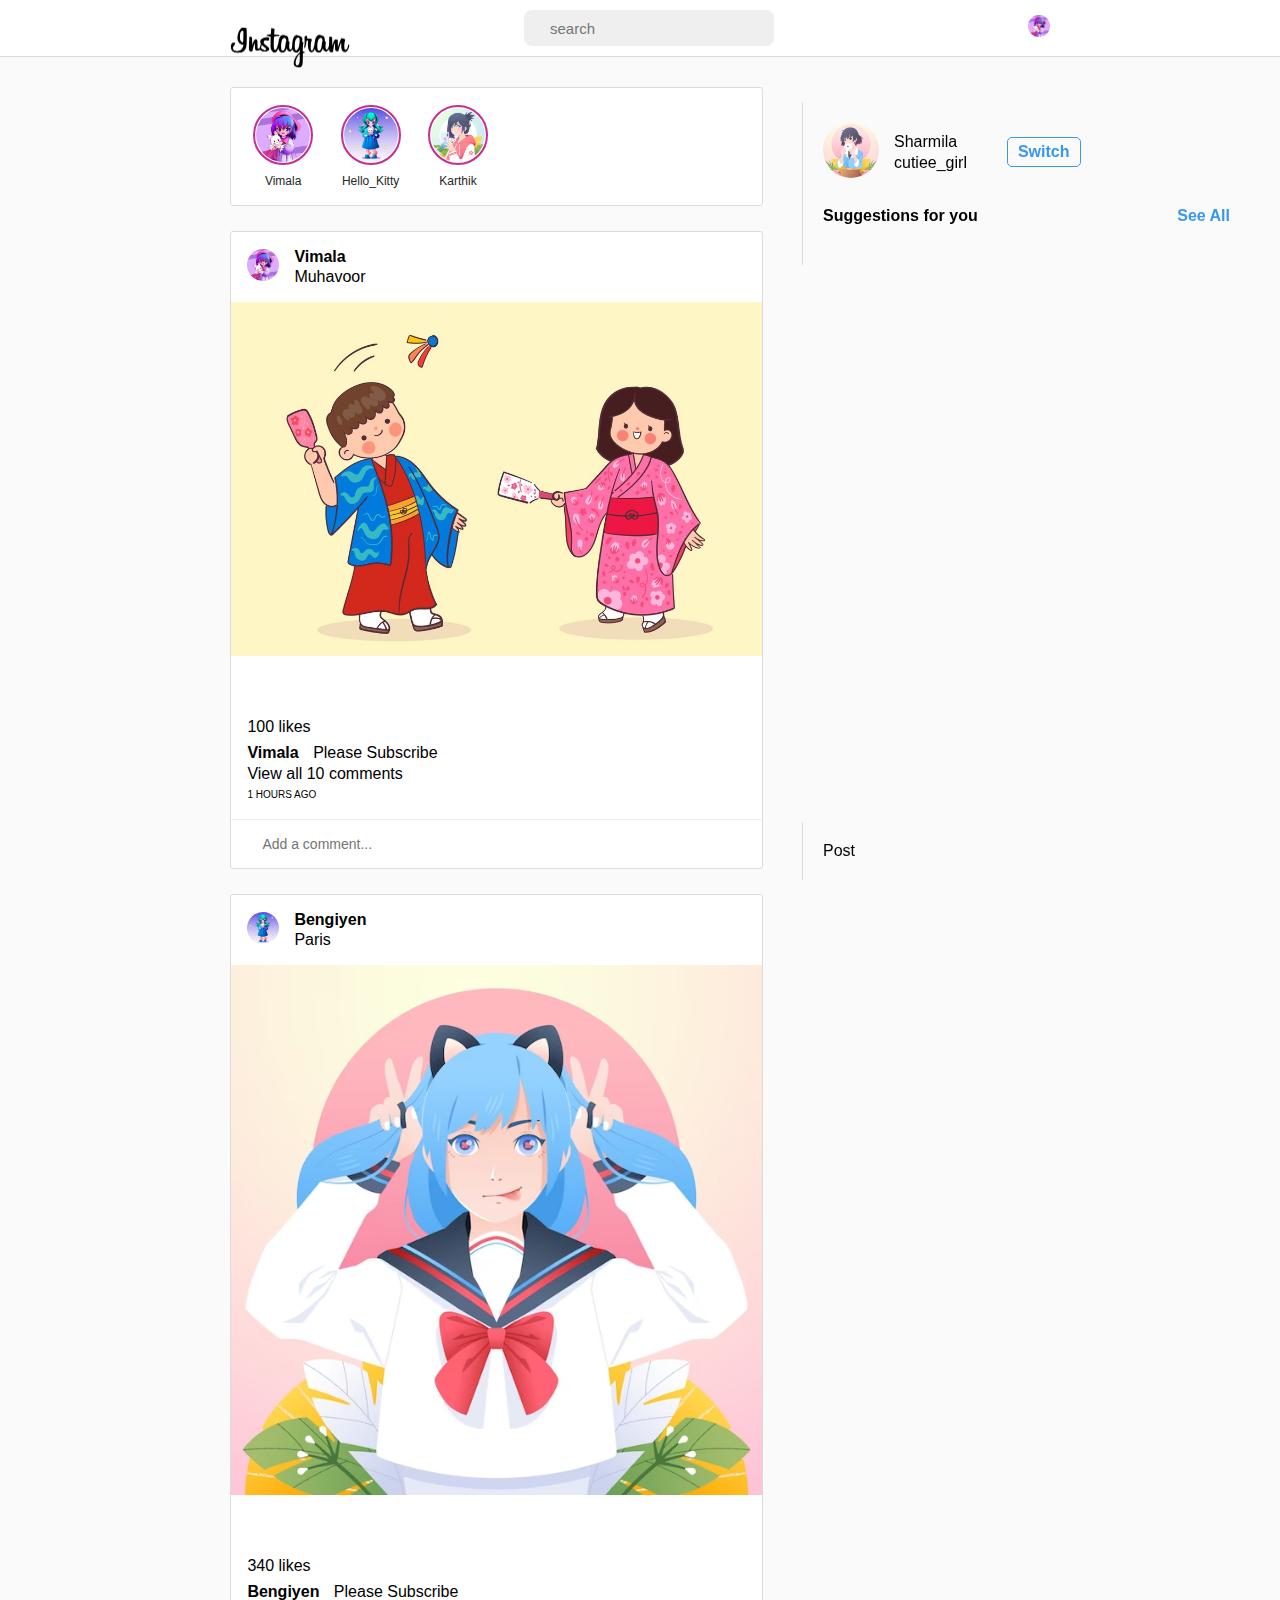
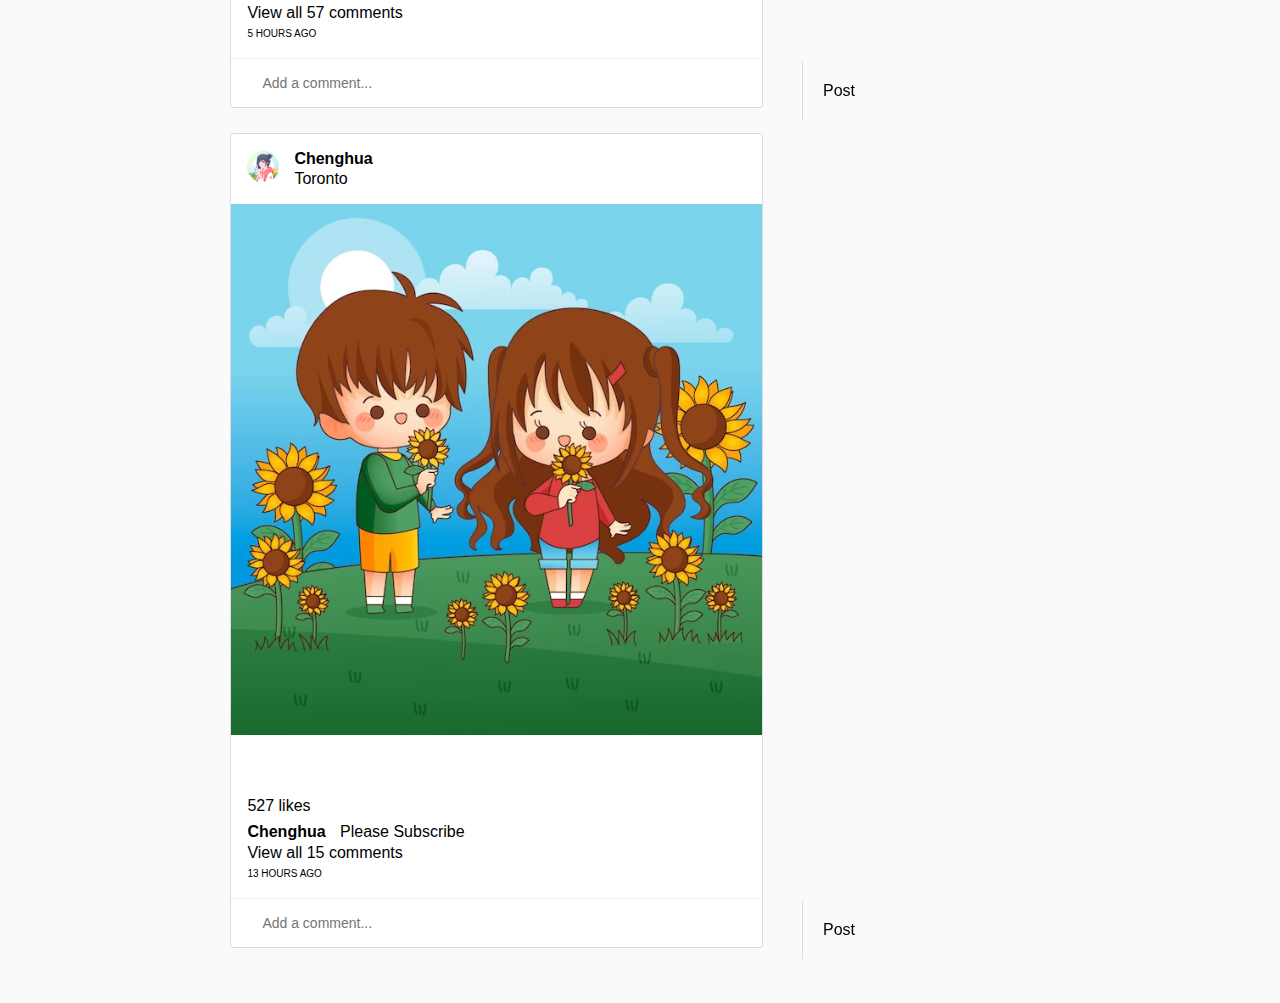
<file: bob/homepage.html>
<!DOCTYPE html>
<html lang="en">
<head>
    <meta charset="UTF-8">
    <meta name="viewport" content="width=device-width, initial-scale=1.0">
    <title>Instagram</title>
    <link href="https://cdn.jsdelivr.net/npm/bootstrap@5.3.0-alpha1/dist/css/bootstrap.min.css" rel="stylesheet" integrity="sha384-wLktLuLeXn6W6hsn8/E3pcSiUp7Y+YwbFyUJmwYa7aL+qB8lYilINz7bKhF/QkF7" crossorigin="anonymous"> 
    <link rel="stylesheet" href="style.css">
    <link rel="stylesheet" href="https://cdnjs.cloudflare.com/ajax/libs/font-awesome/6.5.1/css/all.min.css" integrity="sha512-DTOQO9RWCH3ppGqcWaEA1BIZOC6xxalwEsw9c2QQeAIftl+Vegovlnee1c9QX4TctnWMn13TZye+giMm8e2LwA==" crossorigin="anonymous" referrerpolicy="no-referrer" />
</head>
<body>
    <div class="insta">
        <header>
            <div class="logo">
                <img src="insta.png" alt="**" style="width: 120px; height: auto;">
            </div>
            <div class="search-box">
                <i class="fa-solid fa-magnifying-glass"></i>
                <input type="search" placeholder="search">
            </div>
            <nav>
                <ul>
                    <li><a href="#"><i class="fa-solid fa-house"></i></a></li>
                <li><a href="#"><i class="fa-brands fa-facebook-messenger"></i></a></li>
                <li><a href="#"><i class="fa-regular fa-compass"></i></a></li>
                <li><a href="#"><i class="fa-regular fa-heart"></i></a></li>
                <li><a href="#"><img src="ff.jpg" alt="ff"></a></li>
                </ul>

            </nav>
        </header>

        <section>
            <div class="left-side">
                <div class="story">
                    <div class="stories">
                        <a href="#"><img src="ff.jpg" width="60" height="60" alt="fff"></a>
                        <p>Vimala</p>
                    </div>
                    <div class="stories">
                        <a href="#"><img src="bg.jpg" width="60" height="60" alt="fff"></a>
                        <p>Hello_Kitty</p>
                    </div>
                    <div class="stories">
                        <a href="#"><img src="bg1.jpg" width="60" height="60" alt="fff"></a>
                        <p>Karthik</p>
                    </div>
                </div>

                <div class="posts">
                    <div class="post-title">
                        <div class="post-left">
                            <div class="image">
                                <img src="ff.jpg" alt="ff" width="32" height="32">
                            </div>
                            <div class="details">
                                <p class="name">Vimala</p>
                                <p class="location">Muhavoor</p>
                            </div>
                        </div>
                        <div class="post-right">
                            <i class="fas fa-ellipsis-h"></i>
                        </div>
                    </div>

                    <div class="post-content">
                        <img src="first_post.jpg" alt="" height="600" width="600">
                    </div>

                    <div class="post-footer">
                        <div class="like-share-comment">
                            <i class="far fa-heart" id="heart1"></i>
                            <i class="far fa-comment"></i>
                            <i class="far fa-paper-plane"></i>
                        </div>
                        <div class="save">
                            <i class="far fa-bookmark"></i>
                        </div>
                    </div>

                    <div class="post-footer-content">
                        <p class="likes">100 likes</p>
                        <p class="name">Vimala <span>Please Subscribe</span></p>
                        <p class="comments">View all 10 comments</p>
                        <p class="posting-time">1 HOURS AGO</p>
                    </div>

                  <div class="add-comment">
                    <div class="left-side">
                        <i class="far fa-smile-beam"></i>
                        <input type="text" placeholder="Add a comment...">
                    </div>
                        <div class="right-side">
                            <p>Post</p>
                        </div>
                    
                  </div>

                </div>

                <div class="posts">
                    <div class="post-title">
                        <div class="post-left">
                            <div class="image">
                                <img src="bg.jpg" alt="ff" width="32" height="32">
                            </div>
                            <div class="details">
                                <p class="name">Bengiyen</p>
                                <p class="location">Paris</p>
                            </div>
                        </div>
                        <div class="post-right">
                            <i class="fas fa-ellipsis-h"></i>
                        </div>
                    </div>

                    <div class="post-content">
                        <img src="second_post.avif" alt="" height="600" width="600">
                    </div>

                    <div class="post-footer">
                        <div class="like-share-comment">
                            <i class="far fa-heart" id="heart2"></i>
                            <i class="far fa-comment"></i>
                            <i class="far fa-paper-plane"></i>
                        </div>
                        <div class="save">
                            <i class="far fa-bookmark"></i>
                        </div>
                    </div>

                    <div class="post-footer-content">
                        <p class="likes">340 likes</p>
                        <p class="name">Bengiyen <span>Please Subscribe</span></p>
                        <p class="comments">View all 57 comments</p>
                        <p class="posting-time">5 HOURS AGO</p>
                    </div>

                  <div class="add-comment">
                    <div class="left-side">
                        <i class="far fa-smile-beam"></i>
                        <input type="text" placeholder="Add a comment...">
                    </div>
                        <div class="right-side">
                            <p>Post</p>
                        </div>
                    
                  </div>

                </div>

                <div class="posts">
                    <div class="post-title">
                        <div class="post-left">
                            <div class="image">
                                <img src="bg1.jpg" alt="ff" width="32" height="32">
                            </div>
                            <div class="details">
                                <p class="name">Chenghua</p>
                                <p class="location">Toronto</p>
                            </div>
                        </div>
                        <div class="post-right">
                            <i class="fas fa-ellipsis-h"></i>
                        </div>
                    </div>

                    <div class="post-content">
                        <img src="third_post.avif" alt="" height="600" width="600">
                    </div>

                    <div class="post-footer">
                        <div class="like-share-comment">
                            <i class="far fa-heart" id="heart3"></i>
                            <i class="far fa-comment"></i>
                            <i class="far fa-paper-plane"></i>
                        </div>
                        <div class="save">
                            <i class="far fa-bookmark"></i>
                        </div>
                    </div>

                    <div class="post-footer-content">
                        <p class="likes">527 likes</p>
                        <p class="name">Chenghua <span>Please Subscribe</span></p>
                        <p class="comments">View all 15 comments</p>
                        <p class="posting-time">13 HOURS AGO</p>
                    </div>

                  <div class="add-comment">
                    <div class="left-side">
                        <i class="far fa-smile-beam"></i>
                        <input type="text" placeholder="Add a comment...">
                    </div>
                        <div class="right-side">
                            <p>Post</p>
                        </div>
                    </div>
                </div>
            </div>


            <div class="right-side">
                <div class="profile-title">
                    <div class="profile-left">
                        <div class="image">
                            <img src="switch.jpg" alt="ff" width="56" height="56">
                        </div>
                        <div class="details">
                            <p class="name">Sharmila</p>
                            <p class="surname">cutiee_girl</p>
                        </div>
                    </div>
                    <div class="profile-right">
                        <p>Switch</p>
                    </div>
                </div>
                <div class="suggestions">
                      <p><b>Suggestions for you</b></p>
                          <div class="follow-all" id="follow-all">
                             <p class="see-all-button"><b>See All</b></p>
                          </div>
                </div>
             <div class="suggestion-title hidden" id="suggestions-container">
        <div class="suggestion-left">
            <div class="image">
                <img src="youth.jpg" alt="ff" height="32" width="32">
            </div>
            <div class="details">
                <p class="name">Friends_Forever</p>
                <p class="location">lovely_girls</p>
            </div>
        </div>

        <div class="suggestion-right">
            <p class="follow-button">Follow</p>
        </div>
             </div>

             <div class="suggestion-title hidden" id="suggestions-container">
                    <div class="suggestion-left">
                        <div class="image">
                            <img src="bg2.jpg" alt="ff" height="32" width="32">
                        </div>
                        <div class="details">
                            <p class="name">Shei_Shei</p>
                            <p class="location">Aesthetic_girl</p>
                        </div>
                    </div>
                    
                    <div class="suggestion-right">
                        <p class="follow-button">Follow</p>
                    </div>
             </div>

                <div class="suggestion-title hidden" id="suggestions-container">
                    <div class="suggestion-left">
                        <div class="image">
                            <img src="bg3.avif" alt="ff" height="32" width="32">
                        </div>
                        <div class="details">
                            <p class="name">Music_addict</p>
                            <p class="location">Nightcore</p>
                        </div>
                    </div>
                    
                    <div class="suggestion-right">
                        <p class="follow-button">Follow</p>
                    </div>
                </div>
            </div>



        </section>
    </div>

    <script src="script.js"></script> <!-- Include JavaScript file -->
</body>
</html>
</file>
<file: bob/style.css>
*{
    margin:0;
    padding:0;
    box-sizing: border-box;
    font-family: Arial, sans-serif;
  }

header{
    display: flex;
    justify-content: space-between;
    align-items: center;
    padding: 10px 18%;
    border-bottom: 1px solid rgba(219, 219, 219, 1);
    background-color: white;
    position:sticky;
    top:0;
    z-index: 10;
  }

header .logo{
    height: 29px;
  }

header .logo img{
    height: 100%; 
    object-fit: contain;
  }

header .search-box{
    width:250px;
    background-color: rgba(239,239,239,1);
    padding: 3px 16px;
    display: flex;
    align-items: center;
    border-radius: 8px;
}

header .search-box input{
    height:30px;
    border: none;
    outline: none;
    background-color: rgba(239,239,239,1);
    padding-left: 10px;
    font-size: 15px;
    color: #8e8e8e;
}

header nav ul{
    list-style: none;
    display: flex;
}

header nav ul li{
    margin-right: 20px;
}

header nav ul li:last-child{
        margin-right: 0;
}

header nav ul li a img{
    width:22px;
    height: 22px;
    border-radius: 50%;
    object-fit: cover;
}

header nav ul li a i{
    font-size: 22px;
    color: rgba(38,38,38,1);
}

section{
    padding: 30px 18%;
    background-color: #fafafa;
    display: flex;
    
}

.left-side{
    width: 65%;
}

.story {
    display: flex;
    padding: 16px 8px; /* Adjust the padding here */
    background-color: white;
    border: 1px solid rgba(219, 219, 219, 1);
    border-radius: 3px;
}

.story .stories {
    width: 17%;
    display: flex;
    flex-direction: column;
    align-items: center;
    margin: 1px 0px; /* Add this line to create space between items */
}

.story .stories a img {
    border-radius: 50%;
    border:2px solid #c62d8f;
    padding:1px;
    object-fit: cover;
}
.story .stories img {
    width: 60px;
    height: 60px;
    border-radius: 50%;
    object-fit: cover;
}

.story .stories p {
    width: 90%;
    overflow: hidden;
    white-space: nowrap;
    text-overflow: ellipsis;
    margin-top: 5px;
    font-size: 12px;
    color: #262626;
    text-align: center;
}

.posts{
    margin: 25px 0;
    background-color: white;
    border: 1px solid rgba(219,219,219,1);
    border-radius: 3px;
}

.posts .post-title{
    display: flex;
    justify-content: space-between;
    align-items: center;
    padding:16px;
}

.posts .post-title .post-left{
    display: flex;
    align-items: center;
}

.posts .post-title .post-left .image{
    margin-right: 15px;
}

.posts .post-title .post-left .image img{
    border-radius: 50%;
    object-fit: contain;
}

.posts .post-title .post-left .details .name{
    padding-bottom: 2px;
    font-weight: bold;
}

.posts .post-content img{
    width: 100%;
    height: 100%;
    object-fit: cover;
}

.posts .post-footer{
    display: flex;
    justify-content: space-between;
    padding:16px;
}

.posts .post-footer .like-share-comment i{
    font-size: 22px;
    margin-right: 10px;
}

.posts .post-footer .save{
    font-size: 22px;
}

.posts .post-footer-content{
    padding: 0 16px 16px 16px;
}

.posts .post-footer-content p{
    margin-bottom: 3px;
}

.posts .post-footer-content .likes{
    margin-bottom: 8px;
}

.posts .post-footer-content .name{
    font-weight: 600;
}

.posts .post-footer-content span{
    margin-left: 10px;
    font-weight: normal;
}

.posts .post-footer-content .posting-time{
    font-size: 10px;
    margin-top: 6px;
}

.posts .add-comment{
    padding: 16px;
    border-top:1px solid #efefef;
    display: flex;
    align-items: center;
    justify-content: space-between;
}

.posts .add-comment .left-side{
    display: flex;
    align-items: center;
}

.posts .add-comment .left-side i{
    font-size: 22px;
    margin-right: 15px;
}

.posts .add-comment .left-side input{
    width: 100%;
    outline: none;
    border: none;
    font-size: 14px;
}

.right-side{
    width: 35%;
    margin-top: 15px;
    position: fixed;
    right: 30px;
    padding: 20px;
    border-left: 1px solid rgba(219, 219, 219, 1);
}

.right-side .profile-title{
    display: flex;
    align-items: center;
}

.right-side .profile-title .profile-left{
    display: flex;
    align-items: center;
    margin-right: 40px;
}

.right-side .profile-title .profile-left .image img{
    border-radius: 50%;
    margin-right: 15px;
}

.right-side .profile-title .profile-left .details .name{
    padding-bottom: 3px;
}

.right-side .profile-title .profile-right{
    align-items: center;
    display: flex;
}

.right-side .profile-title .profile-right p{
    color: #3897f0;
    font-weight: bold;
    border: 1px solid #3897f0;
    padding: 5px 10px;
    border-radius: 5px;
    cursor: pointer;
}

.right-side .profile-title .profile-right p:hover{
    background-color: #3897f0;
    color: white;
}

.suggestions{
    display: flex;
    align-items: center;
    justify-content: space-between;
    margin-top: 25px;
    margin-bottom: 20px;
}

.suggestions p{
    margin-right: 90px;
}

.suggestions p:last-child{
    margin-right: 0px;
}

.suggestion-title{
    display: flex;
    align-items: center;
    margin-bottom: 20px;
    justify-content: space-between;
    padding: 10px;
    border-bottom: 1px solid #ccc;
}

.suggestion-title .suggestion-left{
    display: flex;
    align-items: center;
    margin-right: 60px;
}

.suggestion-title .suggestion-left .image img{
    border-radius: 50%;
    margin-right: 15px;
    object-fit: cover;
    
    width: 56px;
    height: 56px;
    border-radius: 50%;
}

.suggestion-title .suggestion-left .details {
    margin-left: 10px;
}

.suggestion-title .suggestion-left .details .name{
    padding-bottom: 3px;
}

.suggestion-title .suggestion-right p {
    color: #3897f0;
    font-weight: bold;
    border: 1px solid #3897f0;
    padding: 5px 10px;
    border-radius: 5px;
    display: flex;
    align-items: center;
    cursor: pointer;
}

.suggestion-title .suggestion-right p:hover {
    background-color: #3897f0;
    color: white;
}

.follow-all p {
    color: #3897f0;
    font-weight: bold;
    cursor: pointer;
}

.follow-all p:hover {
    text-decoration: underline;
}

.follow-all {
    cursor: pointer;
}

.hidden {
    display: none;
}

.see-all-button {
    cursor: pointer;
    color: #003569; /* Instagram blue color */
}

.post-footer .like-share-comment .far.fa-heart.clicked {
    color: red;
}




/*MEDIA QUERIES*/
@media (max-width:650px){
    header{
        padding: 10px 20px;
    }
    section .left-side{
        width: 100%;
    }
    section .right-side{
        display: none;
    }
}

@media (max-width:690px){
    header .search-box{
        display: none;
    }
    section{
        padding: 30px 20px;
    }
}

@media (max-width:486px){
    .story .stories{
        width: 25%;
    }
    header nav ul li{
        margin-right: 10px;
    }

}
</file>
